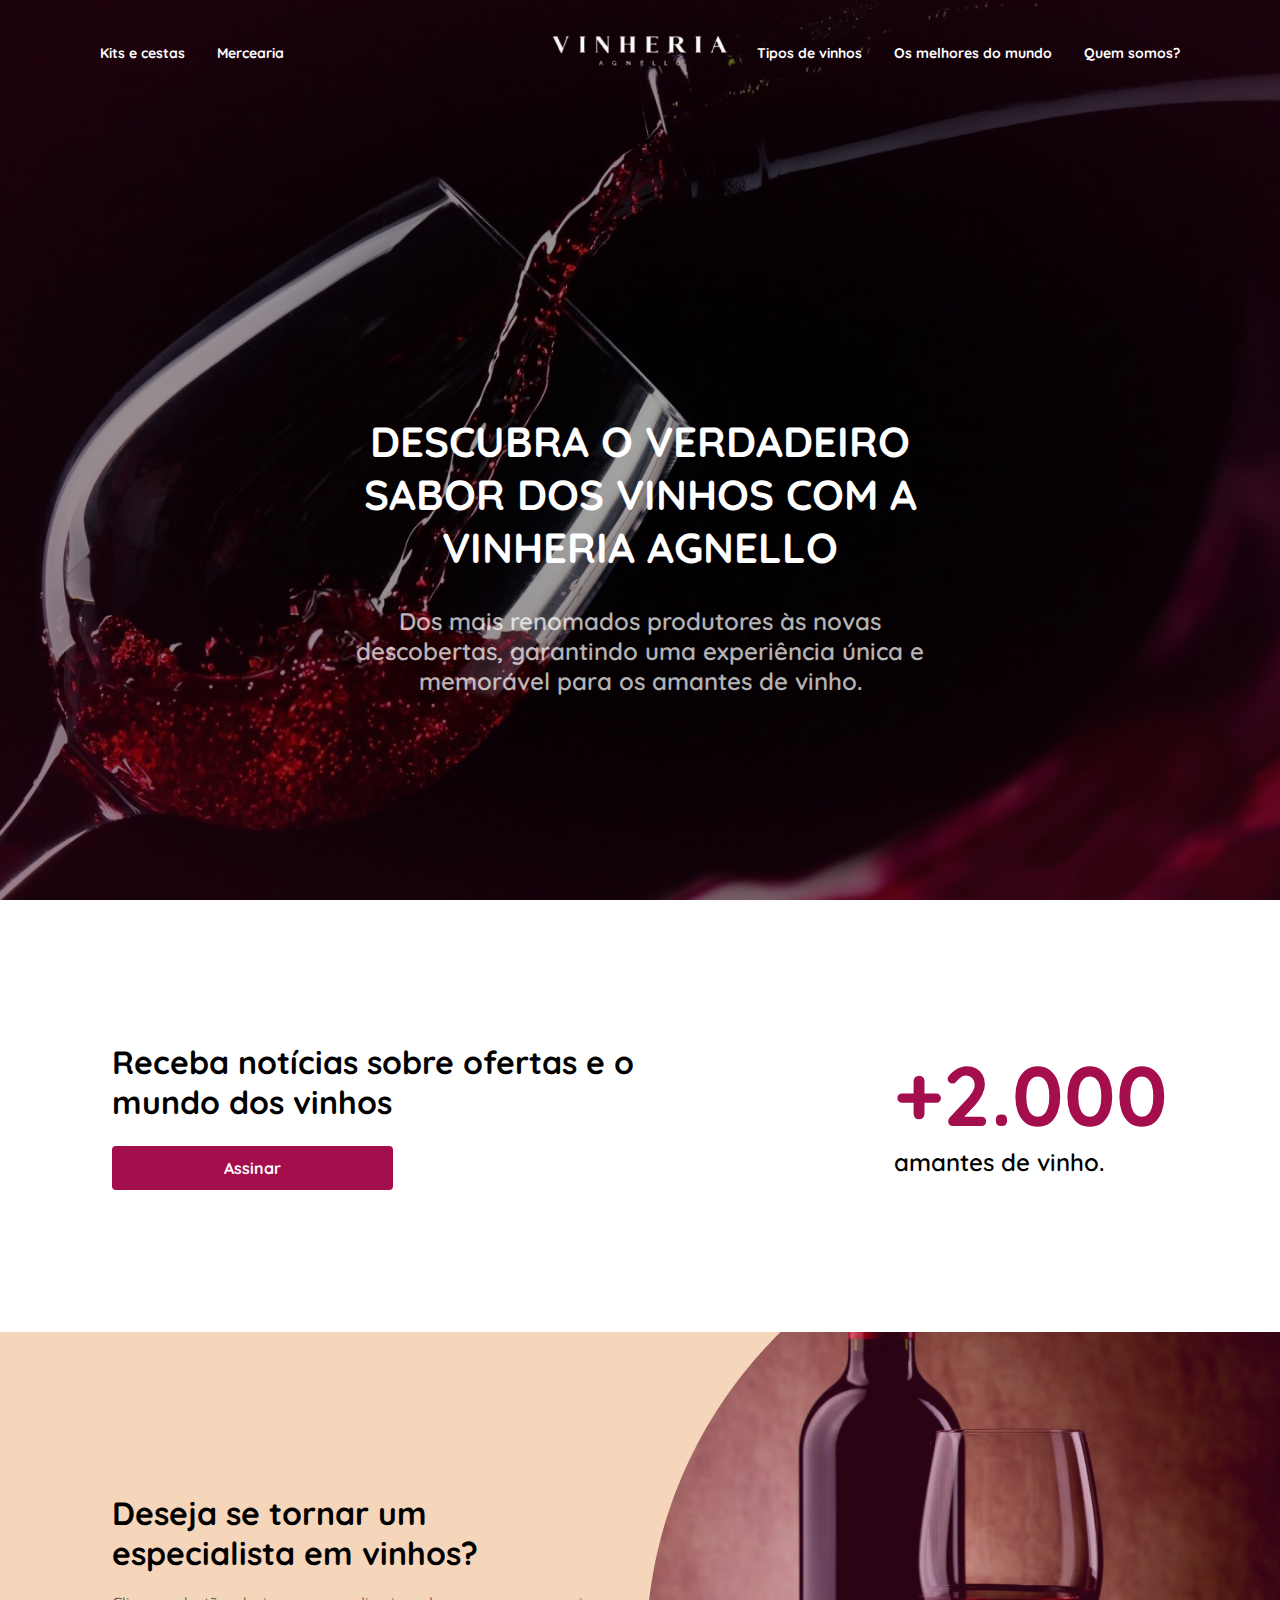
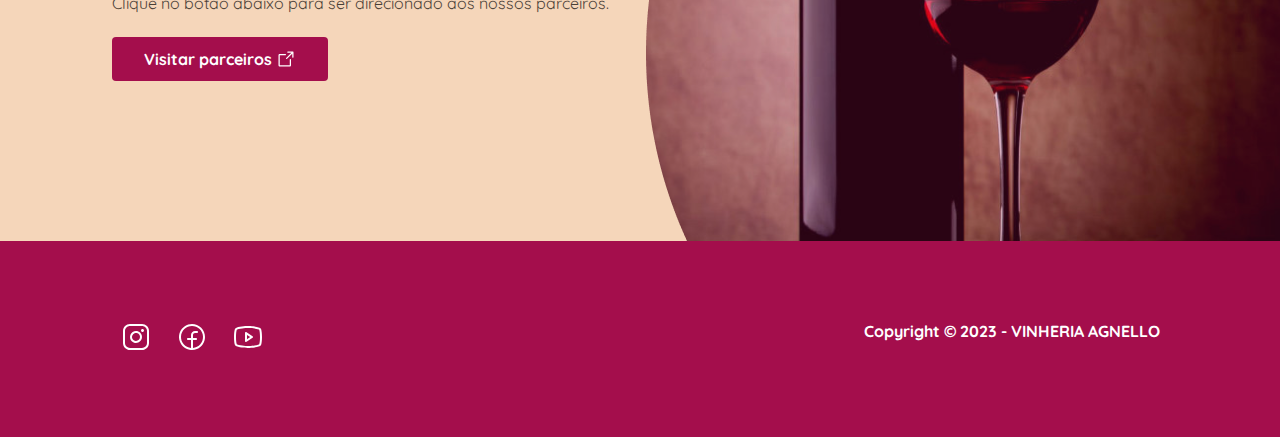
<file: index.html>
<!DOCTYPE html>
<html lang="pt-br">
  <head>
    <meta charset="UTF-8" />
    <meta http-equiv="X-UA-Compatible" content="IE=edge" />
    <meta name="viewport" content="width=device-width, initial-scale=1.0" />
    <link rel="preconnect" href="https://fonts.googleapis.com" />
    <link rel="preconnect" href="https://fonts.gstatic.com" crossorigin />
    <link
      href="https://fonts.googleapis.com/css2?family=Quicksand:wght@300;400;500;600;700&display=swap"
      rel="stylesheet"
    />
    <link rel="shortcut icon" href="./assets/favicon.ico" type="image/x-icon" />
    <link rel="stylesheet" href="./styles/global.css" />
    <link rel="stylesheet" href="./styles/index.css" />
    <link rel="stylesheet" href="./styles/sections/header.css" />
    <link rel="stylesheet" href="./styles/sections/footer.css" />
    <title>Vinheria Agnello</title>
  </head>
  <body>
    <main>
      <section class="hero-container">
        <header>
          <div class="header-group left">
            <a href="./pages/kits-e-cestas.html">Kits e cestas</a>
            <a href="./pages/mercearia.html">Mercearia</a>
          </div>

          <div class="logo-container">
            <a href="./index.html">
              <img src="./assets/logo.png" alt="Logo" title="Logo" />
            </a>
          </div>

          <div class="header-group right">
            <a href="./pages/tipos-de-vinhos.html">Tipos de vinhos</a>
            <a href="./pages/vinhos-do-mundo.html">Os melhores do mundo</a>
            <a href="./pages/quem-somos.html">Quem somos?</a>
          </div>
        </header>

        <div class="hero-description">
          <h1>Descubra o verdadeiro sabor dos vinhos com a Vinheria Agnello</h1>

          <span>
            Dos mais renomados produtores às novas descobertas, garantindo uma
            experiência única e memorável para os amantes de vinho.
          </span>
        </div>
      </section>

      <section class="newsletter-container">
        <div class="subscribe">
          <span>Receba notícias sobre ofertas e o mundo dos vinhos</span>

          <a
            href="mailto:comercial@vinheriaagnello.com.br?subject=Assinatura Newsletter&body=Gostaria de me inscrever na assinatura da newsletter"
          >
            <button type="button">Assinar</button>
          </a>
        </div>

        <div class="results">
          <span class="number">+2.000</span>
          <span class="description">amantes de vinho.</span>
        </div>
      </section>

      <section class="partners-container">
        <div class="partners-content">
          <h1>Deseja se tornar um especialista em vinhos?</h1>
          <span
            >Clique no botão abaixo para ser direcionado aos nossos
            parceiros.</span
          >
          <a href="#">
            <button>
              <span>Visitar parceiros</span>
              <img
                src="./assets/icons/arrow-square-out.svg"
                alt="Arrow Square Out"
              />
            </button>
          </a>
        </div>

        <img src="./assets/wine.png" alt="Wine" />
      </section>

      <footer>
        <div class="social-media">
          <a href="https://instagram.com/vinheria-agnello">
            <img src="./assets/icons/instagram.svg" alt="Instagram" />
          </a>

          <a href="https://facebook.com/vinheria-agnello">
            <img src="./assets/icons/facebook.svg" alt="Facebook" />
          </a>

          <a href="https://youtube.com/vinheria-agnello">
            <img src="./assets/icons/youtube.svg" alt="youtube" />
          </a>
        </div>

        <span>Copyright © 2023 - VINHERIA AGNELLO</span>
      </footer>
    </main>
  </body>
</html>
</file>
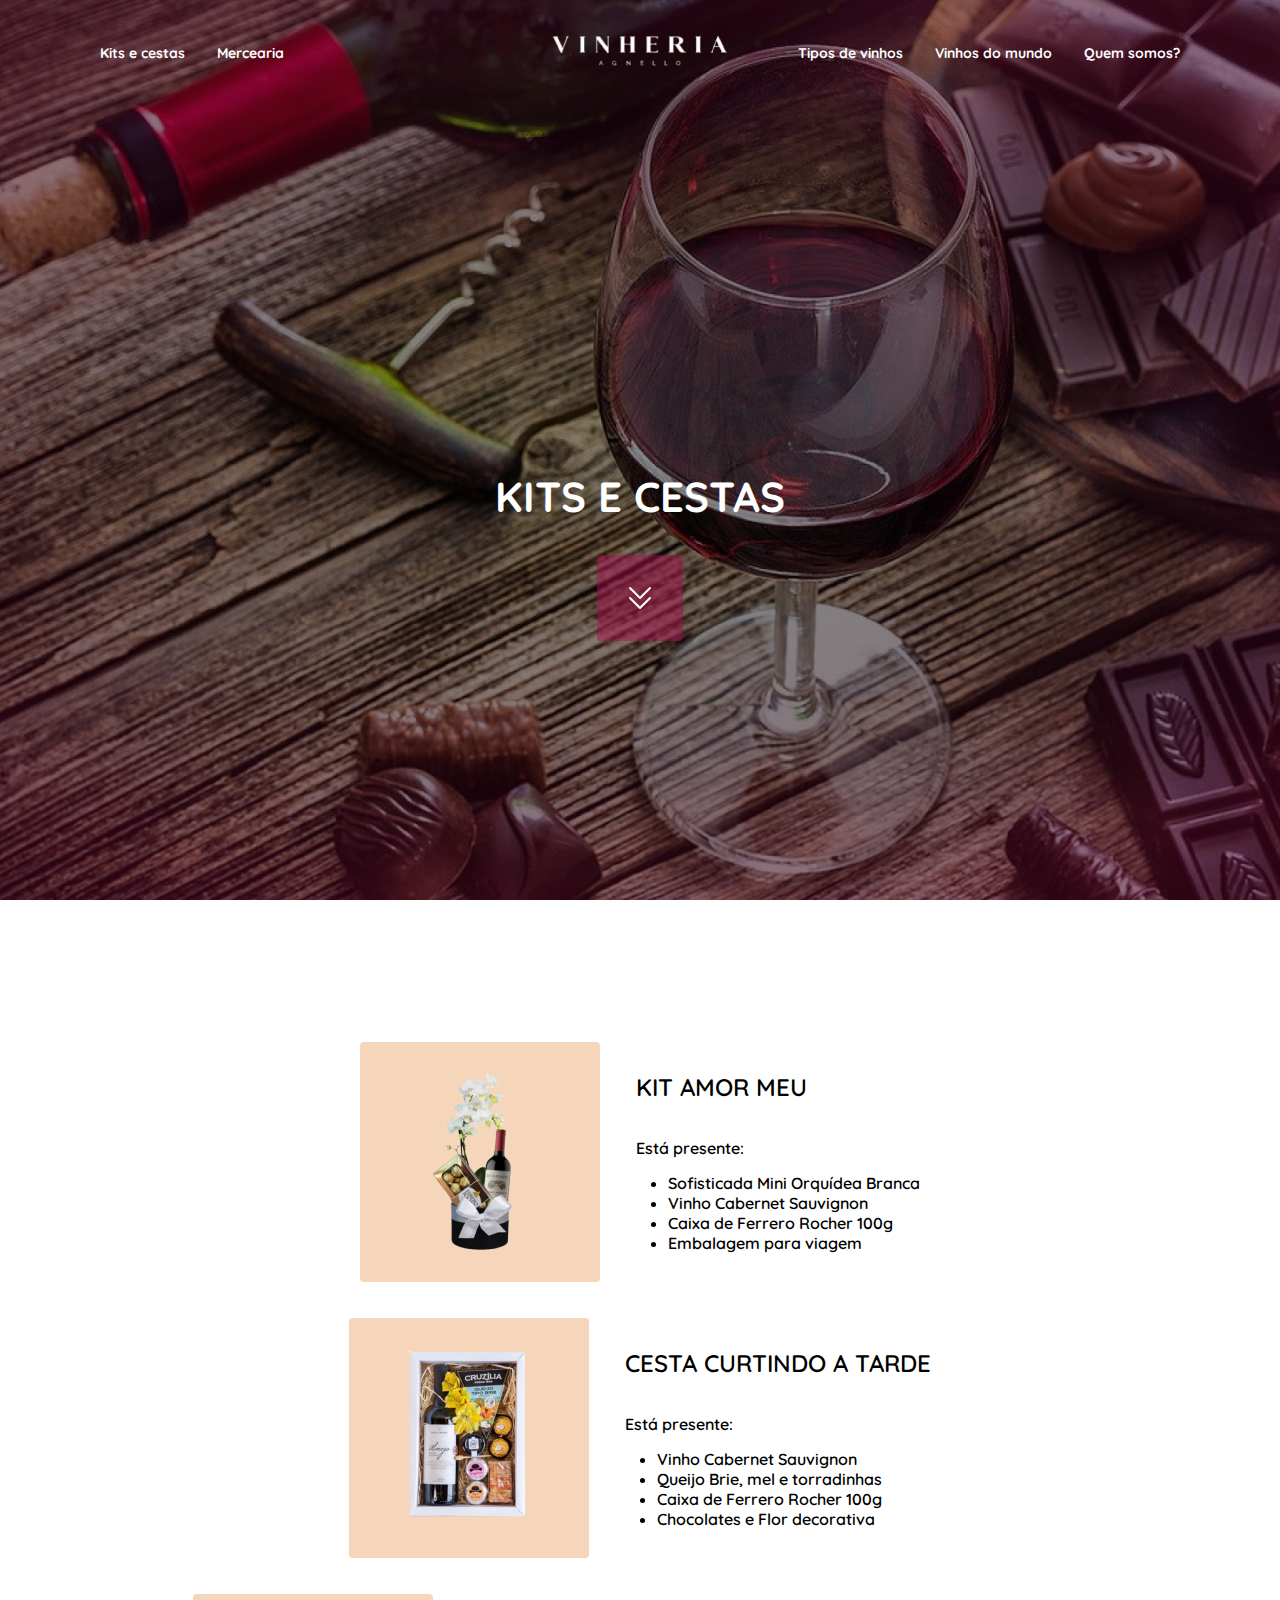
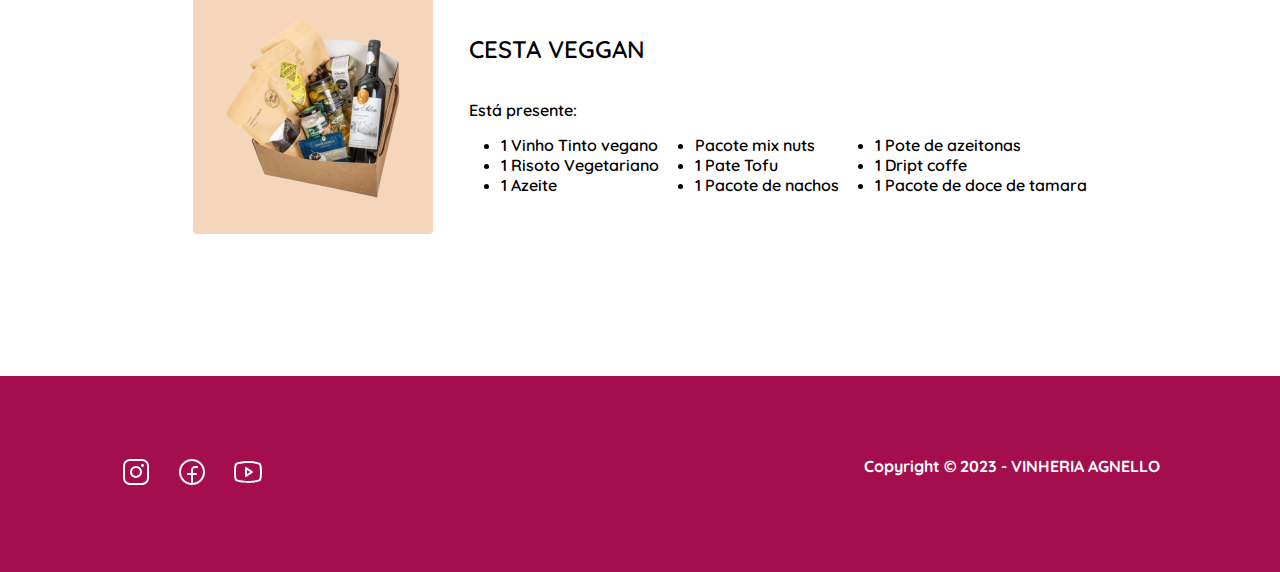
<file: pages/kits-e-cestas.html>
<!DOCTYPE html>
<html lang="en">
  <head>
    <meta charset="UTF-8" />
    <meta http-equiv="X-UA-Compatible" content="IE=edge" />
    <meta name="viewport" content="width=device-width, initial-scale=1.0" />
    <link rel="preconnect" href="https://fonts.googleapis.com" />
    <link rel="preconnect" href="https://fonts.gstatic.com" crossorigin />
    <link
      href="https://fonts.googleapis.com/css2?family=Quicksand:wght@300;400;500;600;700&display=swap"
      rel="stylesheet"
    />
    <link
      rel="shortcut icon"
      href="../assets/favicon.ico"
      type="image/x-icon"
    />
    <link rel="stylesheet" href="../styles/global.css" />
    <link rel="stylesheet" href="../styles/kits-e-cestas.css" />
    <link rel="stylesheet" href="../styles/sections/header.css" />
    <link rel="stylesheet" href="../styles/sections/footer.css" />
    <title>Vinheria Agnello | Kits e Cestas</title>
  </head>
  <body>
    <section class="hero-container">
      <header>
        <div class="header-group left">
          <a href="../pages/kits-e-cestas.html">Kits e cestas</a>
          <a href="../pages/mercearia.html">Mercearia</a>
        </div>

        <div class="logo-container">
          <a href="../index.html">
            <img src="../assets/logo.png" alt="Logo" title="Logo" />
          </a>
        </div>

        <div class="header-group right">
          <a href="../pages/tipos-de-vinhos.html">Tipos de vinhos</a>
          <a href="../pages/vinhos-do-mundo.html">Vinhos do mundo</a>
          <a href="../pages/quem-somos.html">Quem somos?</a>
        </div>
      </header>

      <div class="hero-description">
        <h1>Kits e cestas</h1>

        <a href="#basket" class="push-button">
          <img src="../assets/icons/caret-double-down.svg" alt="Click" />
        </a>
      </div>
    </section>

    <section class="baskets-container" id="basket">
      <div class="basket-item">
        <div class="basket-item-image-bg">
          <img src="../assets/kit1.png" alt="Kit 1" />
        </div>

        <div class="basket-item-info">
          <h2>KIT AMOR MEU</h2>

          <div class="basket-item-description">
            <span>Está presente:</span>
            <div class="basket-item-description-list">
              <ul>
                <li>Sofisticada Mini Orquídea Branca</li>
                <li>Vinho Cabernet Sauvignon</li>
                <li>Caixa de Ferrero Rocher 100g</li>
                <li>Embalagem para viagem</li>
              </ul>
            </div>
          </div>
        </div>
      </div>
      <div class="basket-item">
        <div class="basket-item-image-bg">
          <img src="../assets/kit2.png" alt="Kit 1" />
        </div>

        <div class="basket-item-info">
          <h2>CESTA CURTINDO A TARDE</h2>

          <div class="basket-item-description">
            <span>Está presente:</span>
            <div class="basket-item-description-list">
              <ul>
                <li>Vinho Cabernet Sauvignon</li>
                <li>Queijo Brie, mel e torradinhas</li>
                <li>Caixa de Ferrero Rocher 100g</li>
                <li>Chocolates e Flor decorativa</li>
              </ul>
            </div>
          </div>
        </div>
      </div>
      <div class="basket-item">
        <div class="basket-item-image-bg">
          <img src="../assets/kit3.png" alt="Kit 1" />
        </div>

        <div class="basket-item-info">
          <h2>CESTA VEGGAN</h2>

          <div class="basket-item-description">
            <span>Está presente:</span>
            <div class="basket-item-description-list">
              <ul>
                <li>1 Vinho Tinto vegano</li>
                <li>1 Risoto Vegetariano</li>
                <li>1 Azeite</li>
              </ul>
              <ul>
                <li>Pacote mix nuts</li>
                <li>1 Pate Tofu</li>
                <li>1 Pacote de nachos</li>
              </ul>
              <ul>
                <li>1 Pote de azeitonas</li>
                <li>1 Dript coffe</li>
                <li>1 Pacote de doce de tamara</li>
              </ul>
            </div>
          </div>
        </div>
      </div>
    </section>

    <footer>
      <div class="social-media">
        <a href="https://instagram.com/vinheria-agnello">
          <img src="../assets/icons/instagram.svg" alt="Instagram" />
        </a>

        <a href="https://facebook.com/vinheria-agnello">
          <img src="../assets/icons/facebook.svg" alt="Facebook" />
        </a>

        <a href="https://youtube.com/vinheria-agnello">
          <img src="../assets/icons/youtube.svg" alt="youtube" />
        </a>
      </div>

      <span>Copyright © 2023 - VINHERIA AGNELLO</span>
    </footer>
  </body>
</html>
</file>
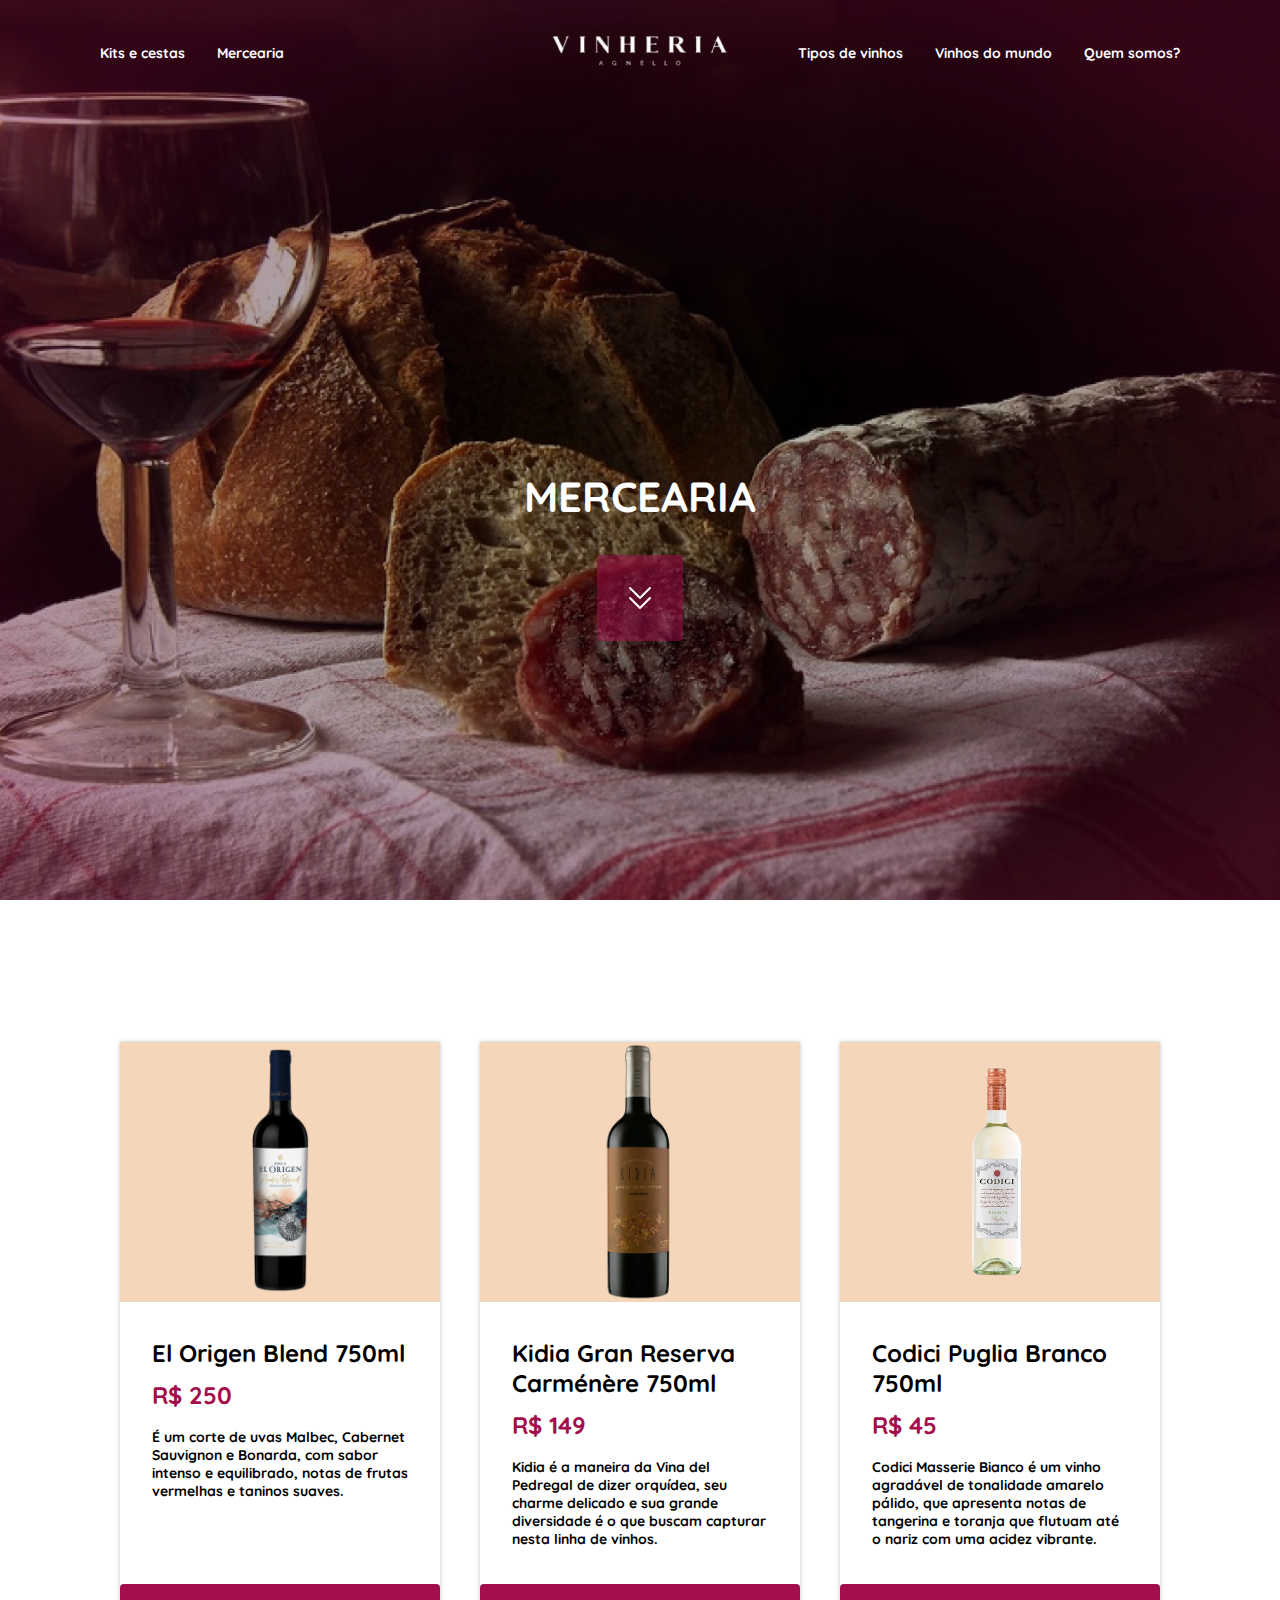
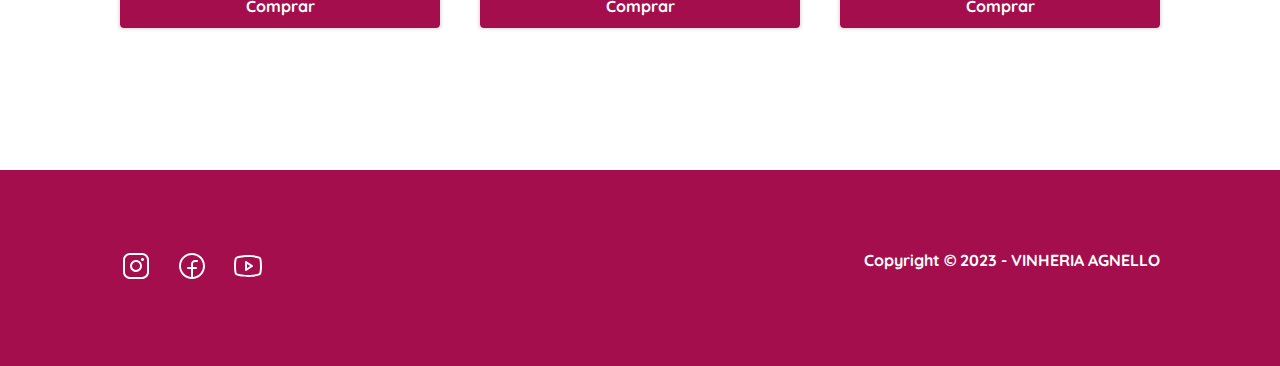
<file: pages/mercearia.html>
<!DOCTYPE html>
<html lang="en">
  <head>
    <meta charset="UTF-8" />
    <meta http-equiv="X-UA-Compatible" content="IE=edge" />
    <meta name="viewport" content="width=device-width, initial-scale=1.0" />
    <link rel="preconnect" href="https://fonts.googleapis.com" />
    <link rel="preconnect" href="https://fonts.gstatic.com" crossorigin />
    <link
      href="https://fonts.googleapis.com/css2?family=Quicksand:wght@300;400;500;600;700&display=swap"
      rel="stylesheet"
    />
    <link
      rel="shortcut icon"
      href="../assets/favicon.ico"
      type="image/x-icon"
    />
    <link rel="stylesheet" href="../styles/global.css" />
    <link rel="stylesheet" href="../styles/mercearia.css" />
    <link rel="stylesheet" href="../styles/sections/header.css" />
    <link rel="stylesheet" href="../styles/sections/footer.css" />
    <title>Vinheria Agnello | Mercearia</title>
  </head>
  <body>
    <section class="hero-container">
      <header>
        <div class="header-group left">
          <a href="../pages/kits-e-cestas.html">Kits e cestas</a>
          <a href="../pages/mercearia.html">Mercearia</a>
        </div>

        <div class="logo-container">
          <a href="../index.html">
            <img src="../assets/logo.png" alt="Logo" title="Logo" />
          </a>
        </div>

        <div class="header-group right">
          <a href="../pages/tipos-de-vinhos.html">Tipos de vinhos</a>
          <a href="../pages/vinhos-do-mundo.html">Vinhos do mundo</a>
          <a href="../pages/quem-somos.html">Quem somos?</a>
        </div>
      </header>

      <div class="hero-description">
        <h1>Mercearia</h1>

        <a href="#wines" class="push-button">
          <img src="../assets/icons/caret-double-down.svg" alt="Click" />
        </a>
      </div>
    </section>

    <section class="wines-container" id="wines">
      <div class="card">
        <div>
          <div class="wine-container">
            <img src="../assets/el-origen-blend.png" alt="El Origen Blend" />
          </div>

          <div class="card-content">
            <span class="card-title">El Origen Blend 750ml</span>
            <span class="card-price">R$ 250</span>
            <span class="card-description">
              É um corte de uvas Malbec, Cabernet Sauvignon e Bonarda, com sabor
              intenso e equilibrado, notas de frutas vermelhas e taninos suaves.
            </span>
          </div>
        </div>

        <button type="button">
          <span>Comprar</span>
        </button>
      </div>

      <div class="card">
        <div>
          <div class="wine-container">
            <img src="../assets/kidia.png" alt="Kidia" />
          </div>

          <div class="card-content">
            <span class="card-title">Kidia Gran Reserva Carménère 750ml</span>
            <span class="card-price">R$ 149</span>
            <span class="card-description">
              Kidia é a maneira da Vina del Pedregal de dizer orquídea, seu
              charme delicado e sua grande diversidade é o que buscam capturar
              nesta linha de vinhos.
            </span>
          </div>
        </div>

        <button type="button">
          <span>Comprar</span>
        </button>
      </div>

      <div class="card">
        <div class="wine-container">
          <img src="../assets/codici.png" alt="Codici" />
        </div>

        <div class="card-content">
          <span class="card-title">Codici Puglia Branco 750ml</span>
          <span class="card-price">R$ 45</span>
          <span class="card-description">
            Codici Masserie Bianco é um vinho agradável de tonalidade amarelo
            pálido, que apresenta notas de tangerina e toranja que flutuam até o
            nariz com uma acidez vibrante.
          </span>
        </div>

        <button type="button">
          <span>Comprar</span>
        </button>
      </div>
    </section>

    <footer>
      <div class="social-media">
        <a href="https://instagram.com/vinheria-agnello">
          <img src="../assets/icons/instagram.svg" alt="Instagram" />
        </a>

        <a href="https://facebook.com/vinheria-agnello">
          <img src="../assets/icons/facebook.svg" alt="Facebook" />
        </a>

        <a href="https://youtube.com/vinheria-agnello">
          <img src="../assets/icons/youtube.svg" alt="youtube" />
        </a>
      </div>

      <span>Copyright © 2023 - VINHERIA AGNELLO</span>
    </footer>
  </body>
</html>
</file>
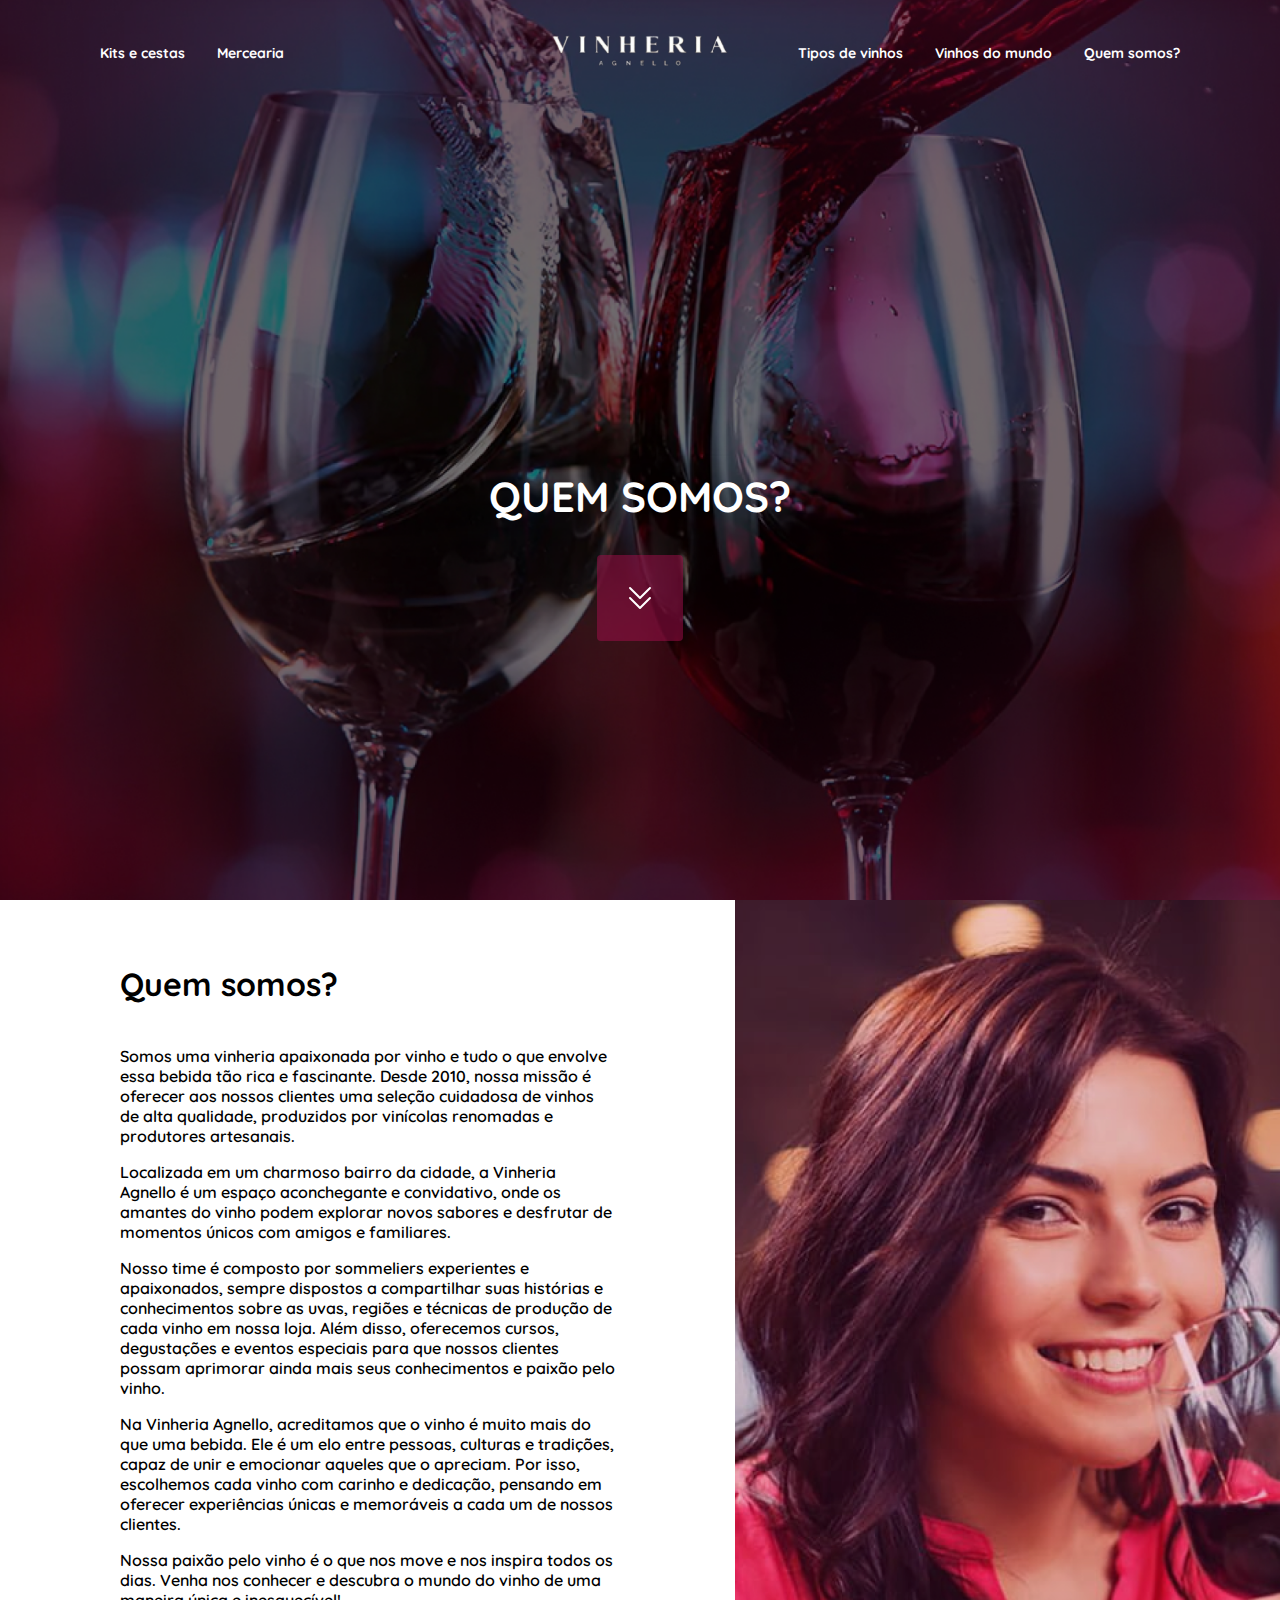
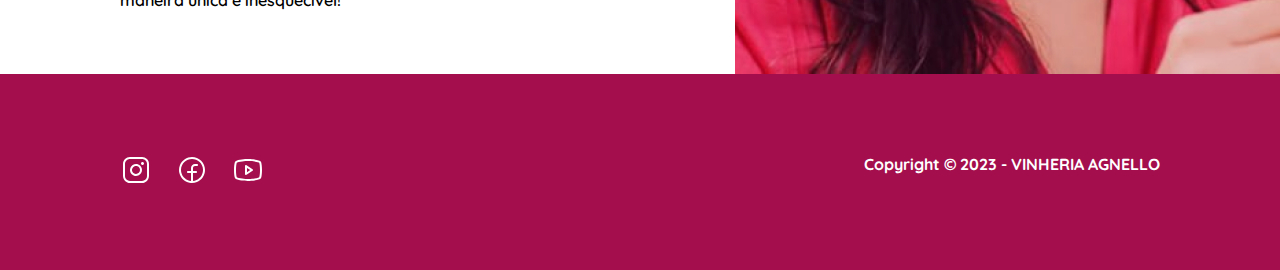
<file: pages/quem-somos.html>
<!DOCTYPE html>
<html lang="en">
  <head>
    <meta charset="UTF-8" />
    <meta http-equiv="X-UA-Compatible" content="IE=edge" />
    <meta name="viewport" content="width=device-width, initial-scale=1.0" />
    <link rel="preconnect" href="https://fonts.googleapis.com" />
    <link rel="preconnect" href="https://fonts.gstatic.com" crossorigin />
    <link
      href="https://fonts.googleapis.com/css2?family=Quicksand:wght@300;400;500;600;700&display=swap"
      rel="stylesheet"
    />
    <link
      rel="shortcut icon"
      href="../assets/favicon.ico"
      type="image/x-icon"
    />
    <link rel="stylesheet" href="../styles/global.css" />
    <link rel="stylesheet" href="../styles/quem-somos.css" />
    <link rel="stylesheet" href="../styles/sections/header.css" />
    <link rel="stylesheet" href="../styles/sections/footer.css" />
    <title>Vinheria Agnello | Quem somos</title>
  </head>
  <body>
    <section class="hero-container">
      <header>
        <div class="header-group left">
          <a href="../pages/kits-e-cestas.html">Kits e cestas</a>
          <a href="../pages/mercearia.html">Mercearia</a>
        </div>

        <div class="logo-container">
          <a href="../index.html">
            <img src="../assets/logo.png" alt="Logo" title="Logo" />
          </a>
        </div>

        <div class="header-group right">
          <a href="../pages/tipos-de-vinhos.html">Tipos de vinhos</a>
          <a href="../pages/vinhos-do-mundo.html">Vinhos do mundo</a>
          <a href="../pages/quem-somos.html">Quem somos?</a>
        </div>
      </header>

      <div class="hero-description">
        <h1>Quem somos?</h1>

        <a href="#whoweare" class="push-button">
          <img src="../assets/icons/caret-double-down.svg" alt="Click" />
        </a>
      </div>
    </section>

    <section class="whoweare-container" id="whoweare">
      <div class="whoweare-content">
        <h1 class="whoweare-title">Quem somos?</h1>

        <span>
          Somos uma vinheria apaixonada por vinho e tudo o que envolve essa
          bebida tão rica e fascinante. Desde 2010, nossa missão é oferecer aos
          nossos clientes uma seleção cuidadosa de vinhos de alta qualidade,
          produzidos por vinícolas renomadas e produtores artesanais.
        </span>

        <span>
          Localizada em um charmoso bairro da cidade, a Vinheria Agnello é um
          espaço aconchegante e convidativo, onde os amantes do vinho podem
          explorar novos sabores e desfrutar de momentos únicos com amigos e
          familiares.
        </span>

        <span>
          Nosso time é composto por sommeliers experientes e apaixonados, sempre
          dispostos a compartilhar suas histórias e conhecimentos sobre as uvas,
          regiões e técnicas de produção de cada vinho em nossa loja. Além
          disso, oferecemos cursos, degustações e eventos especiais para que
          nossos clientes possam aprimorar ainda mais seus conhecimentos e
          paixão pelo vinho.
        </span>

        <span>
          Na Vinheria Agnello, acreditamos que o vinho é muito mais do que uma
          bebida. Ele é um elo entre pessoas, culturas e tradições, capaz de
          unir e emocionar aqueles que o apreciam. Por isso, escolhemos cada
          vinho com carinho e dedicação, pensando em oferecer experiências
          únicas e memoráveis a cada um de nossos clientes.
        </span>

        <span>
          Nossa paixão pelo vinho é o que nos move e nos inspira todos os dias.
          Venha nos conhecer e descubra o mundo do vinho de uma maneira única e
          inesquecível!
        </span>
      </div>

      <img
        class="whoweare-image"
        src="../assets/whoweare-image.png"
        alt="Pessoa com vinho"
      />
    </section>

    <footer>
      <div class="social-media">
        <a href="https://instagram.com/vinheria-agnello">
          <img src="../assets/icons/instagram.svg" alt="Instagram" />
        </a>

        <a href="https://facebook.com/vinheria-agnello">
          <img src="../assets/icons/facebook.svg" alt="Facebook" />
        </a>

        <a href="https://youtube.com/vinheria-agnello">
          <img src="../assets/icons/youtube.svg" alt="youtube" />
        </a>
      </div>

      <span>Copyright © 2023 - VINHERIA AGNELLO</span>
    </footer>
  </body>
</html>
</file>
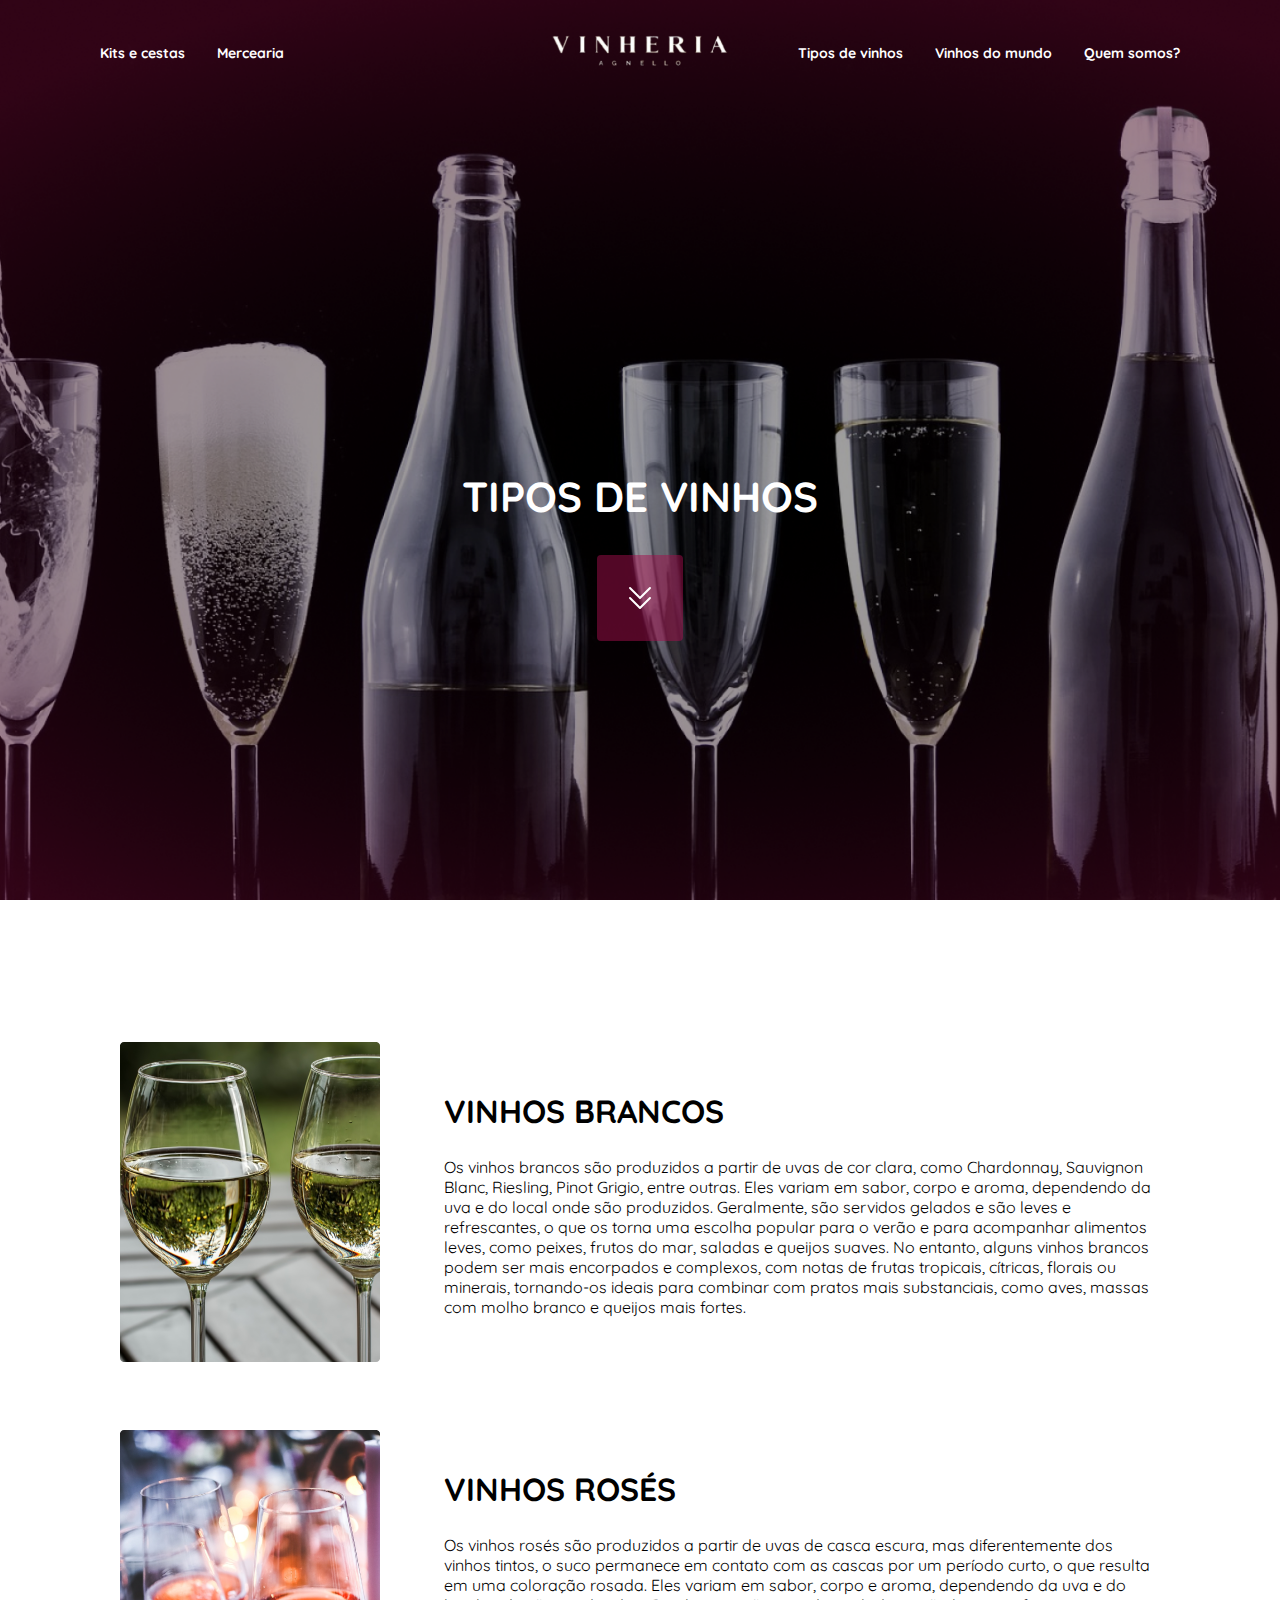
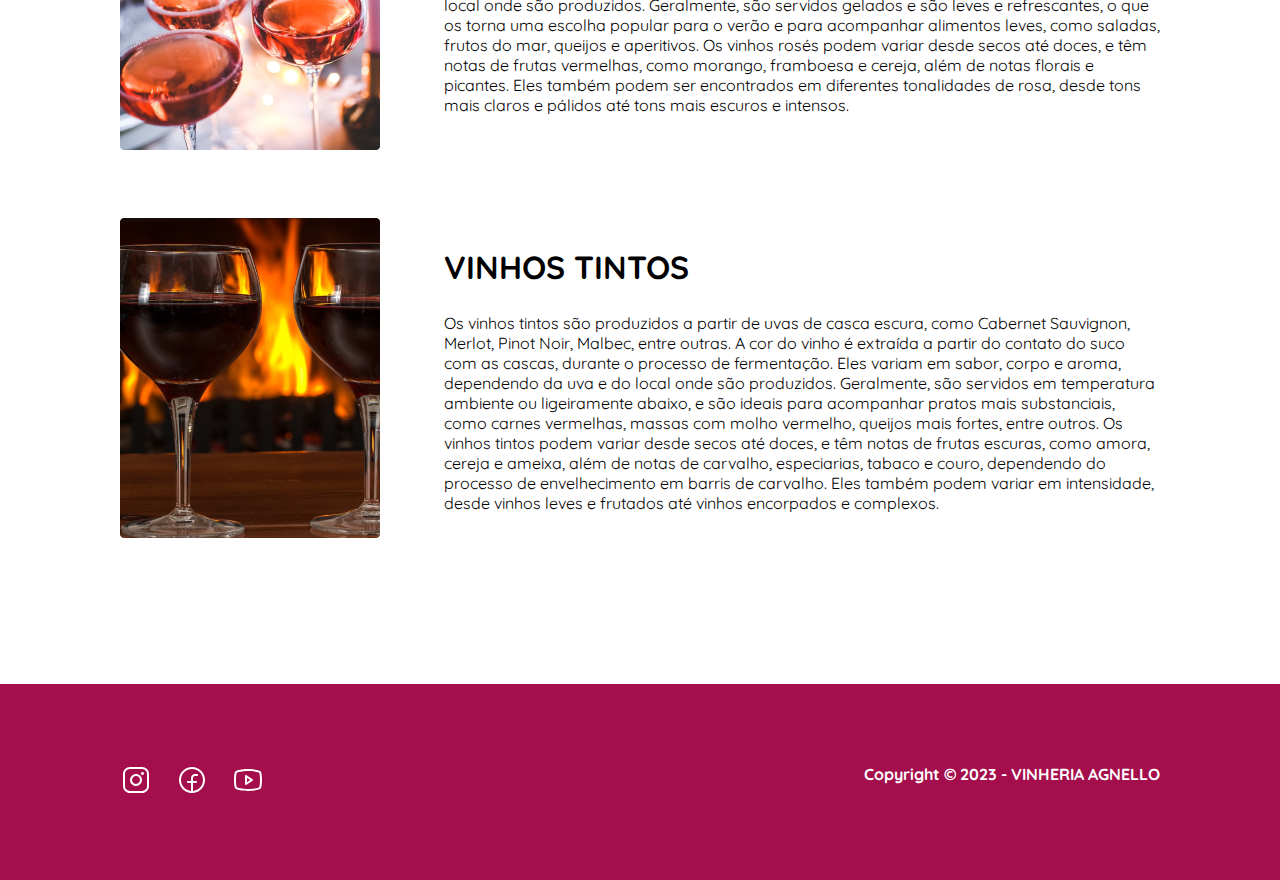
<file: pages/tipos-de-vinhos.html>
<!DOCTYPE html>
<html lang="en">
  <head>
    <meta charset="UTF-8" />
    <meta http-equiv="X-UA-Compatible" content="IE=edge" />
    <meta name="viewport" content="width=device-width, initial-scale=1.0" />
    <link rel="preconnect" href="https://fonts.googleapis.com" />
    <link rel="preconnect" href="https://fonts.gstatic.com" crossorigin />
    <link
      href="https://fonts.googleapis.com/css2?family=Quicksand:wght@300;400;500;600;700&display=swap"
      rel="stylesheet"
    />
    <link
      rel="shortcut icon"
      href="../assets/favicon.ico"
      type="image/x-icon"
    />
    <link rel="stylesheet" href="../styles/global.css" />
    <link rel="stylesheet" href="../styles/tipos-de-vinhos.css" />
    <link rel="stylesheet" href="../styles/sections/header.css" />
    <link rel="stylesheet" href="../styles/sections/footer.css" />
    <title>Vinheria Agnello | Tipos de Vinhos</title>
  </head>
  <body>
    <section class="hero-container">
      <header>
        <div class="header-group left">
          <a href="../pages/kits-e-cestas.html">Kits e cestas</a>
          <a href="../pages/mercearia.html">Mercearia</a>
        </div>

        <div class="logo-container">
          <a href="../index.html">
            <img src="../assets/logo.png" alt="Logo" title="Logo" />
          </a>
        </div>

        <div class="header-group right">
          <a href="../pages/tipos-de-vinhos.html">Tipos de vinhos</a>
          <a href="../pages/vinhos-do-mundo.html">Vinhos do mundo</a>
          <a href="../pages/quem-somos.html">Quem somos?</a>
        </div>
      </header>

      <div class="hero-description">
        <h1>Tipos de vinhos</h1>

        <a href="#wine-types" class="push-button">
          <img src="../assets/icons/caret-double-down.svg" alt="Click" />
        </a>
      </div>
    </section>

    <section class="wine-types-container" id="wine-types">
      <div class="wine-type-item">
        <div class="wine-type-item-image">
          <img src="../assets/white-wine.png" alt="Vinhos brancos" />
        </div>

        <div class="wine-type-item-content">
          <h1>VINHOS BRANCOS</h1>
          <span>
            Os vinhos brancos são produzidos a partir de uvas de cor clara, como
            Chardonnay, Sauvignon Blanc, Riesling, Pinot Grigio, entre outras.
            Eles variam em sabor, corpo e aroma, dependendo da uva e do local
            onde são produzidos. Geralmente, são servidos gelados e são leves e
            refrescantes, o que os torna uma escolha popular para o verão e para
            acompanhar alimentos leves, como peixes, frutos do mar, saladas e
            queijos suaves. No entanto, alguns vinhos brancos podem ser mais
            encorpados e complexos, com notas de frutas tropicais, cítricas,
            florais ou minerais, tornando-os ideais para combinar com pratos
            mais substanciais, como aves, massas com molho branco e queijos mais
            fortes.
          </span>
        </div>
      </div>

      <div class="wine-type-item">
        <div class="wine-type-item-image">
          <img src="../assets/roses-wine.png" alt="Vinhos rosés" />
        </div>

        <div class="wine-type-item-content">
          <h1>VINHOS ROSÉS</h1>
          <span>
            Os vinhos rosés são produzidos a partir de uvas de casca escura, mas
            diferentemente dos vinhos tintos, o suco permanece em contato com as
            cascas por um período curto, o que resulta em uma coloração rosada.
            Eles variam em sabor, corpo e aroma, dependendo da uva e do local
            onde são produzidos. Geralmente, são servidos gelados e são leves e
            refrescantes, o que os torna uma escolha popular para o verão e para
            acompanhar alimentos leves, como saladas, frutos do mar, queijos e
            aperitivos. Os vinhos rosés podem variar desde secos até doces, e
            têm notas de frutas vermelhas, como morango, framboesa e cereja,
            além de notas florais e picantes. Eles também podem ser encontrados
            em diferentes tonalidades de rosa, desde tons mais claros e pálidos
            até tons mais escuros e intensos.
          </span>
        </div>
      </div>

      <div class="wine-type-item">
        <div class="wine-type-item-image">
          <img src="../assets/tintos-wine.png" alt="Vinhos tintos" />
        </div>

        <div class="wine-type-item-content">
          <h1>VINHOS TINTOS</h1>
          <span>
            Os vinhos tintos são produzidos a partir de uvas de casca escura,
            como Cabernet Sauvignon, Merlot, Pinot Noir, Malbec, entre outras. A
            cor do vinho é extraída a partir do contato do suco com as cascas,
            durante o processo de fermentação. Eles variam em sabor, corpo e
            aroma, dependendo da uva e do local onde são produzidos. Geralmente,
            são servidos em temperatura ambiente ou ligeiramente abaixo, e são
            ideais para acompanhar pratos mais substanciais, como carnes
            vermelhas, massas com molho vermelho, queijos mais fortes, entre
            outros. Os vinhos tintos podem variar desde secos até doces, e têm
            notas de frutas escuras, como amora, cereja e ameixa, além de notas
            de carvalho, especiarias, tabaco e couro, dependendo do processo de
            envelhecimento em barris de carvalho. Eles também podem variar em
            intensidade, desde vinhos leves e frutados até vinhos encorpados e
            complexos.
          </span>
        </div>
      </div>
    </section>

    <footer>
      <div class="social-media">
        <a href="https://instagram.com/vinheria-agnello">
          <img src="../assets/icons/instagram.svg" alt="Instagram" />
        </a>

        <a href="https://facebook.com/vinheria-agnello">
          <img src="../assets/icons/facebook.svg" alt="Facebook" />
        </a>

        <a href="https://youtube.com/vinheria-agnello">
          <img src="../assets/icons/youtube.svg" alt="youtube" />
        </a>
      </div>

      <span>Copyright © 2023 - VINHERIA AGNELLO</span>
    </footer>
  </body>
</html>
</file>
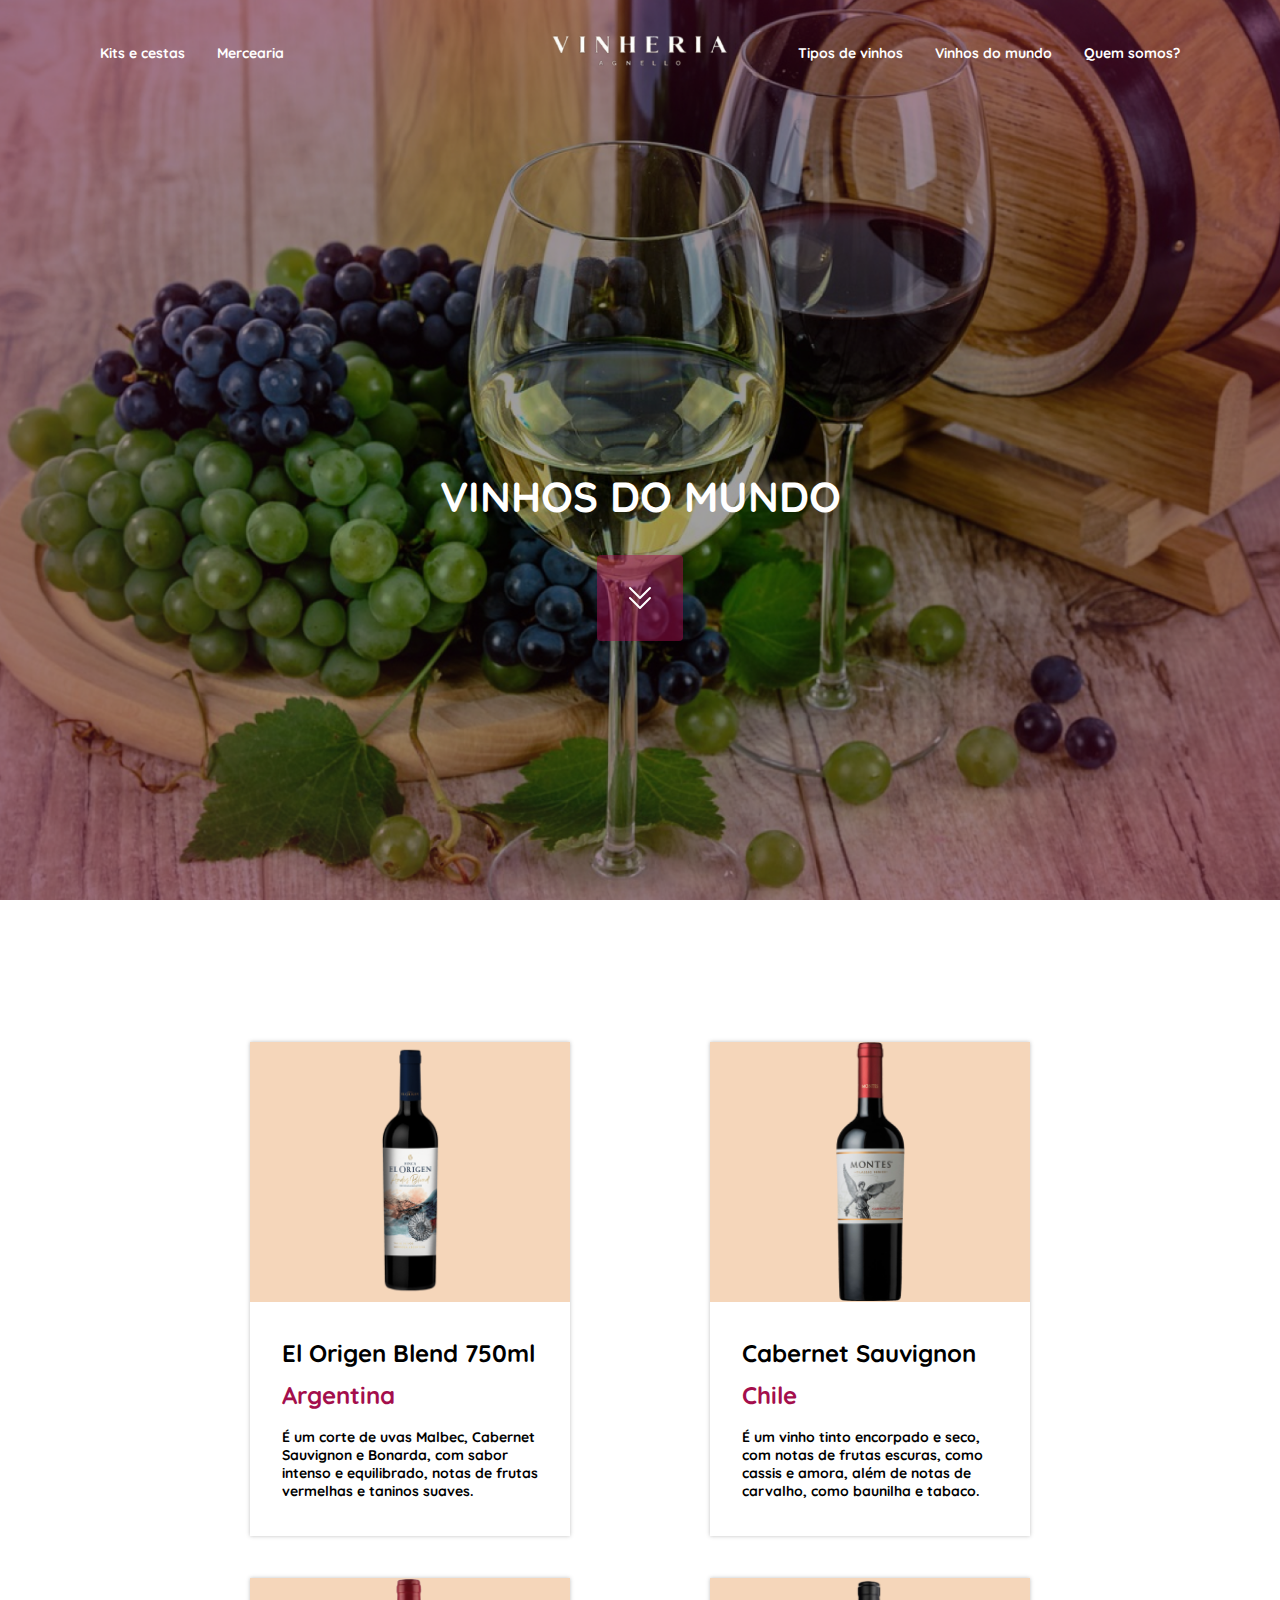
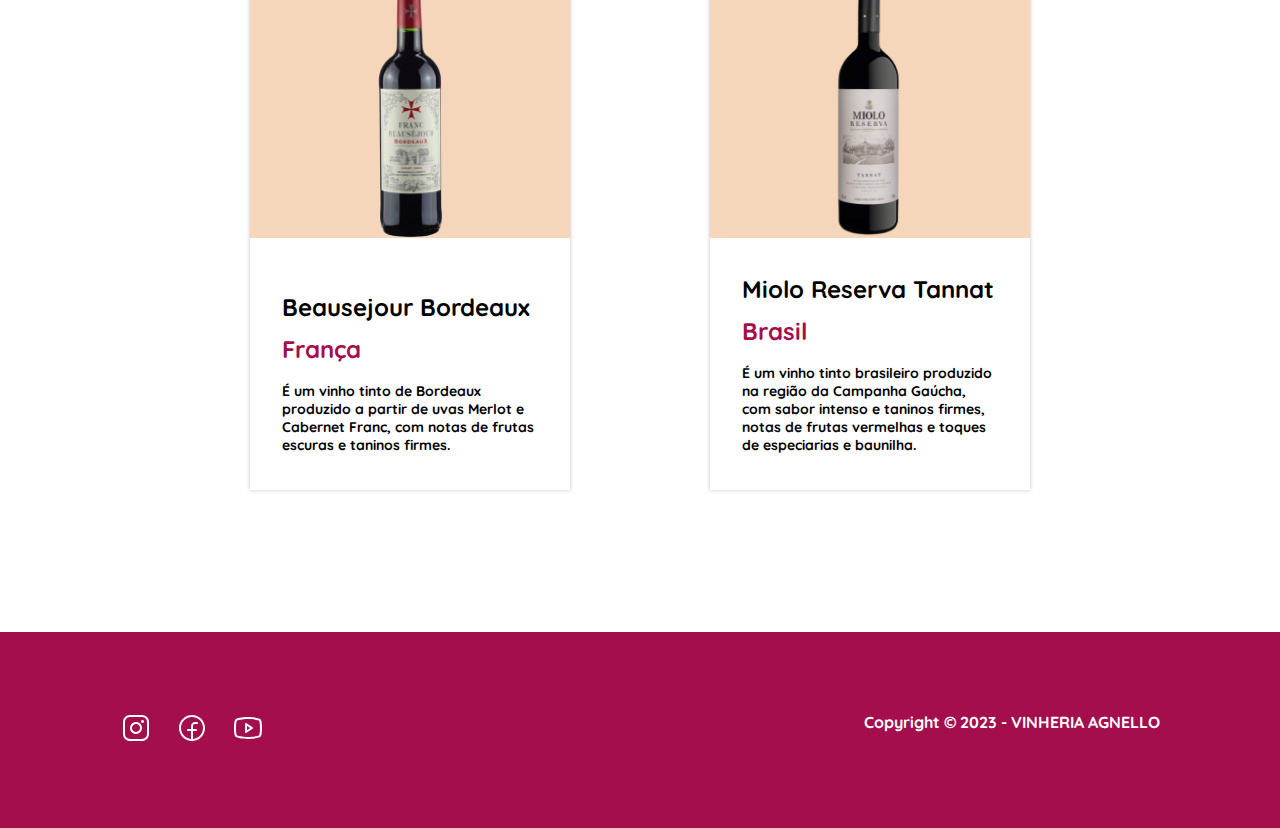
<file: pages/vinhos-do-mundo.html>
<!DOCTYPE html>
<html lang="en">
  <head>
    <meta charset="UTF-8" />
    <meta http-equiv="X-UA-Compatible" content="IE=edge" />
    <meta name="viewport" content="width=device-width, initial-scale=1.0" />
    <link rel="preconnect" href="https://fonts.googleapis.com" />
    <link rel="preconnect" href="https://fonts.gstatic.com" crossorigin />
    <link
      href="https://fonts.googleapis.com/css2?family=Quicksand:wght@300;400;500;600;700&display=swap"
      rel="stylesheet"
    />
    <link
      rel="shortcut icon"
      href="../assets/favicon.ico"
      type="image/x-icon"
    />
    <link rel="stylesheet" href="../styles/global.css" />
    <link rel="stylesheet" href="../styles/vinhos-do-mundo.css" />
    <link rel="stylesheet" href="../styles/sections/header.css" />
    <link rel="stylesheet" href="../styles/sections/footer.css" />
    <title>Vinheria Agnello | Vinhos do Mundo</title>
  </head>
  <body>
    <section class="hero-container">
      <header>
        <div class="header-group left">
          <a href="../pages/kits-e-cestas.html">Kits e cestas</a>
          <a href="../pages/mercearia.html">Mercearia</a>
        </div>

        <div class="logo-container">
          <a href="../index.html">
            <img src="../assets/logo.png" alt="Logo" title="Logo" />
          </a>
        </div>

        <div class="header-group right">
          <a href="../pages/tipos-de-vinhos.html">Tipos de vinhos</a>
          <a href="../pages/vinhos-do-mundo.html">Vinhos do mundo</a>
          <a href="../pages/quem-somos.html">Quem somos?</a>
        </div>
      </header>

      <div class="hero-description">
        <h1>Vinhos do Mundo</h1>

        <a href="#wines" class="push-button">
          <img src="../assets/icons/caret-double-down.svg" alt="Click" />
        </a>
      </div>
    </section>

    <section class="wines-container" id="wines">
      <div class="wines-content">
        <div class="card">
          <div>
            <div class="wine-container">
              <img src="../assets/el-origen-blend.png" alt="El Origen Blend" />
            </div>

            <div class="card-content">
              <span class="card-title">El Origen Blend 750ml</span>
              <span class="card-price">Argentina</span>
              <span class="card-description">
                É um corte de uvas Malbec, Cabernet Sauvignon e Bonarda, com
                sabor intenso e equilibrado, notas de frutas vermelhas e taninos
                suaves.
              </span>
            </div>
          </div>
        </div>

        <div class="card">
          <div>
            <div class="wine-container">
              <img
                src="../assets/carbet-sauvignon.png"
                alt="Cabernet Sauvignon"
              />
            </div>

            <div class="card-content">
              <span class="card-title">Cabernet Sauvignon</span>
              <span class="card-price">Chile</span>
              <span class="card-description">
                É um vinho tinto encorpado e seco, com notas de frutas escuras,
                como cassis e amora, além de notas de carvalho, como baunilha e
                tabaco.
              </span>
            </div>
          </div>
        </div>

        <div class="card">
          <div class="wine-container">
            <img
              src="../assets/beausejour-bordeaux.png"
              alt="Beausejour Bordeaux"
            />
          </div>

          <div class="card-content">
            <span class="card-title">Beausejour Bordeaux</span>
            <span class="card-price">França</span>
            <span class="card-description">
              É um vinho tinto de Bordeaux produzido a partir de uvas Merlot e
              Cabernet Franc, com notas de frutas escuras e taninos firmes.
            </span>
          </div>
        </div>

        <div class="card">
          <div class="wine-container">
            <img
              src="../assets/miolo-reserva-tannat.png"
              alt="Miolo Reserva Tannat"
            />
          </div>

          <div class="card-content">
            <span class="card-title">Miolo Reserva Tannat</span>
            <span class="card-price">Brasil</span>
            <span class="card-description">
              É um vinho tinto brasileiro produzido na região da Campanha
              Gaúcha, com sabor intenso e taninos firmes, notas de frutas
              vermelhas e toques de especiarias e baunilha.
            </span>
          </div>
        </div>
      </div>
    </section>

    <footer>
      <div class="social-media">
        <a href="https://instagram.com/vinheria-agnello">
          <img src="../assets/icons/instagram.svg" alt="Instagram" />
        </a>

        <a href="https://facebook.com/vinheria-agnello">
          <img src="../assets/icons/facebook.svg" alt="Facebook" />
        </a>

        <a href="https://youtube.com/vinheria-agnello">
          <img src="../assets/icons/youtube.svg" alt="youtube" />
        </a>
      </div>

      <span>Copyright © 2023 - VINHERIA AGNELLO</span>
    </footer>
  </body>
</html>
</file>
<file: styles/global.css>
:root {
  --brand500: #a40e4c;
  --light-orange: #f5d6ba;

  --white: #ffffff;
  --black: #000000;
}

/* Global */

* {
  margin: 0;
  padding: 0;
  box-sizing: border-box;
}

html {
  overflow-x: hidden;

  scroll-behavior: smooth;
}

body {
  background: var(--white);
  color: var(--black);
  width: 100vw;
  height: 100vh;
}

body,
input,
textarea,
select,
button {
  font: 400 1rem "Quicksand", sans-serif;
}

button {
  cursor: pointer;
  border: none;
}

a {
  color: inherit;
  text-decoration: none;
}
</file>
<file: styles/index.css>
main {
  width: 100%;
  height: 100%;
}

/* Hero */
.hero-container {
  background-image: url(../assets/hero-wine.png);
  background-size: cover;
  width: 100%;
  height: 100%;
}

/* Title */
.hero-description {
  width: 100%;
  height: 100%;
  display: flex;
  flex-direction: column;
  justify-content: center;
  align-items: center;
  color: var(--white);
}

.hero-description > h1 {
  text-transform: uppercase;
  text-align: center;
  max-width: 690px;
  font-size: 2.625rem;
}

.hero-description > span {
  max-width: 635px;
  font-size: 1.5rem;
  font-weight: 600;
  text-align: center;
  opacity: 0.7;
  margin-top: 32px;
}

/* Newsletter */
.newsletter-container {
  padding: 142px 112px;
  display: flex;
  justify-content: space-between;
}

.subscribe > span {
  display: block;
  max-width: 638px;
  font-weight: 700;
  font-size: 2rem;
}

.subscribe > a > button {
  padding: 12px 112px;
  margin-top: 24px;
  border-radius: 4px;
  background: var(--brand500);
  color: var(--white);
  font-weight: 700;
}

.results > span {
  display: block;
}

.results .number {
  font-size: 5.25rem;
  color: var(--brand500);
  font-weight: 700;
}

.results .description {
  font-size: 1.5rem;
  font-weight: 600;
}

/* Partners */
.partners-container {
  display: flex;
  justify-content: space-between;
  align-items: center;
  background: var(--light-orange);
}

.partners-content {
  padding-left: 112px;
}

.partners-content > h1 {
  display: block;
  max-width: 506px;
  font-size: 2rem;
}

.partners-content > span {
  margin-top: 20px;
  display: block;
  opacity: 0.7;
  max-width: 470;
}

.partners-content > a > button {
  padding: 12px 32px;
  margin-top: 24px;
  border-radius: 4px;
  background: var(--brand500);
  color: var(--white);
  font-weight: 700;
  display: flex;
  gap: 4px;
}
</file>
<file: styles/sections/header.css>
/* Header */
header {
  padding: 32px 100px;
  display: flex;
  justify-content: space-between;
  align-items: center;
}

.logo-container {
  display: flex;
  align-items: center;
  gap: 16px;
}

.logo-container > span {
  font-size: 1.5rem;
  font-weight: 700;
  color: var(--white);
}

.header-group {
  display: flex;
  flex: 1;
  gap: 32px;
}

.header-group.left {
  justify-content: flex-start;
}

.header-group.right {
  justify-content: flex-end;
}

.header-group > a {
  font-weight: 700;
  font-size: 0.875rem;
  color: var(--white);
}
</file>
<file: styles/sections/footer.css>
/* Footer */
footer {
  display: flex;
  justify-content: space-between;
  padding: 80px 120px;
  background: var(--brand500);
}

.social-media {
  display: flex;
  gap: 24px;
}

footer > span {
  font-weight: 700;
  color: var(--white);
}
</file>
<file: styles/kits-e-cestas.css>
.hero-container {
  background-image: url("../assets/basket-bg.png");
  background-size: cover;
  width: 100%;
  height: 100%;
}

/* Title */
.hero-description {
  width: 100%;
  height: 100%;
  display: flex;
  flex-direction: column;
  justify-content: center;
  align-items: center;
  color: var(--white);
  row-gap: 32px;
}

.hero-description > h1 {
  text-transform: uppercase;
  text-align: center;
  max-width: 690px;
  font-size: 2.625rem;
}

.hero-description > span {
  max-width: 635px;
  font-size: 1.5rem;
  font-weight: 600;
  text-align: center;
  opacity: 0.7;
  margin-top: 32px;
}

.hero-description .push-button {
  height: 86px;
  width: 86px;

  background: #a40e4c80;

  border-radius: 0.25rem;

  display: flex;
  align-items: center;
  justify-content: center;
}

.baskets-container {
  padding: 142px 120px;

  display: flex;
  align-items: center;
  justify-content: center;
  flex-wrap: wrap;

  column-gap: 240px;
  row-gap: 36px;
}

.baskets-container .basket-item {
  display: flex;
  align-items: center;

  column-gap: 36px;
}

.baskets-container .basket-item .basket-item-image-bg {
  min-height: 240px;
  min-width: 240px;

  background: var(--light-orange);

  border-radius: 0.25rem;

  display: flex;
  align-items: center;
  justify-content: center;
}

.baskets-container .basket-item .basket-item-info {
  display: flex;
  flex-direction: column;

  row-gap: 36px;
}

.baskets-container .basket-item .basket-item-info h2,
.baskets-container .basket-item .basket-item-info .basket-item-description span,
.baskets-container
  .basket-item
  .basket-item-info
  .basket-item-description
  .basket-item-description-list {
  font-weight: 600;
}

.baskets-container .basket-item .basket-item-info .basket-item-description {
  display: flex;
  flex-direction: column;

  row-gap: 15px;
}

.baskets-container
  .basket-item
  .basket-item-info
  .basket-item-description
  .basket-item-description-list {
  margin-left: 2rem;

  display: flex;
  align-items: center;

  column-gap: 36px;
}
</file>
<file: styles/mercearia.css>
.hero-container {
  background-image: url("../assets/shop-bg.png");
  background-size: cover;
  width: 100%;
  height: 100%;
}

header {
  padding: 32px 100px;
  display: flex;
  justify-content: space-between;
  align-items: center;
}

.logo-container {
  display: flex;
  align-items: center;
  gap: 16px;
}

.logo-container > span {
  font-size: 1.5rem;
  font-weight: 700;
  color: var(--white);
}

.header-group {
  display: flex;
  gap: 32px;
}

.header-group > a {
  font-weight: 700;
  font-size: 0.875rem;
  color: var(--white);
}
/* Title */
.hero-description {
  width: 100%;
  height: 100%;
  display: flex;
  flex-direction: column;
  justify-content: center;

  row-gap: 32px;
  align-items: center;
  color: var(--white);
}

.hero-description .push-button {
  height: 86px;
  width: 86px;

  background: #a40e4c80;

  border-radius: 0.25rem;

  display: flex;
  align-items: center;
  justify-content: center;
}

.hero-description > h1 {
  text-transform: uppercase;
  text-align: center;
  max-width: 690px;
  font-size: 2.625rem;
}

.hero-description > span {
  max-width: 635px;
  font-size: 1.5rem;
  font-weight: 600;
  text-align: center;
  opacity: 0.7;
  margin-top: 32px;
}

/* Wines */
.wines-container {
  display: grid;
  grid-template-columns: repeat(3, 320px);
  row-gap: 42px;
  justify-content: space-between;
  padding: 142px 120px;
}

.card {
  width: 320px;
  display: flex;
  flex-direction: column;
  justify-content: space-between;
  box-shadow: 0px 0px 4px rgba(0, 0, 0, 0.25);
}

.card .wine-container {
  display: flex;
  align-items: center;
  justify-content: center;
  background: var(--light-orange);
}

.card .wine-container > img {
  height: 260px;
  object-fit: cover;
}

.card > button {
  border-radius: 4px;
  background: var(--brand500);
  height: 44px;
  color: #fff;
  font-weight: 700;
}

.card .card-content {
  display: flex;
  flex-direction: column;
  padding: 36px 32px;
}

.card .card-content .card-title {
  font-size: 1.5rem;
  font-weight: 700;
}

.card .card-content .card-price {
  margin-top: 12px;
  font-size: 1.5rem;
  font-weight: 700;
  color: var(--brand500);
}

.card .card-content .card-description {
  margin-top: 18px;
  font-size: 0.875rem;
  font-weight: 700;
}
</file>
<file: styles/quem-somos.css>
.hero-container {
  background-image: url(../assets/we-are-bg.png);
  background-size: cover;
  width: 100%;
  height: 100%;
}

/* Title */
.hero-description {
  width: 100%;
  height: 100%;
  display: flex;
  flex-direction: column;
  justify-content: center;

  row-gap: 32px;
  align-items: center;
  color: var(--white);
}

.hero-description .push-button {
  height: 86px;
  width: 86px;

  background: #a40e4c80;

  border-radius: 0.25rem;

  display: flex;
  align-items: center;
  justify-content: center;
}

.hero-description > h1 {
  text-transform: uppercase;
  text-align: center;
  max-width: 690px;
  font-size: 2.625rem;
}

.hero-description > span {
  max-width: 635px;
  font-size: 1.5rem;
  font-weight: 600;
  text-align: center;
  opacity: 0.7;
  margin-top: 32px;
}

.whoweare-container {
  height: 774px;
  width: 100%;

  display: flex;
}

.whoweare-container .whoweare-content {
  padding: 0 120px;

  display: flex;
  justify-content: center;
  flex-direction: column;

  height: 100%;

  row-gap: 1rem;
}

.whoweare-container .whoweare-content .whoweare-title {
  font-size: 2rem;
  font-weight: 700;

  margin-bottom: 26px;
}

.whoweare-container .whoweare-content span {
  font-size: 1rem;
  font-weight: 600;
}

.whoweare-container .whoweare-image {
  object-fit: cover;
}
</file>
<file: styles/tipos-de-vinhos.css>
.hero-container {
  background-image: url("../assets/champagne.png");
  background-size: cover;
  width: 100%;
  height: 100%;
}

/* Title */
.hero-description {
  width: 100%;
  height: 100%;
  display: flex;
  flex-direction: column;
  justify-content: center;

  row-gap: 32px;
  align-items: center;
  color: var(--white);
}

.hero-description .push-button {
  height: 86px;
  width: 86px;

  background: #a40e4c80;

  border-radius: 0.25rem;

  display: flex;
  align-items: center;
  justify-content: center;
}

.hero-description > h1 {
  text-transform: uppercase;
  text-align: center;
  max-width: 690px;
  font-size: 2.625rem;
}

.hero-description > span {
  max-width: 635px;
  font-size: 1.5rem;
  font-weight: 600;
  text-align: center;
  opacity: 0.7;
  margin-top: 32px;
}

.wine-types-container {
  padding: 142px 120px;

  display: flex;
  flex-direction: column;
  align-items: center;

  row-gap: 64px;
}

.wine-types-container .wine-type-item {
  display: flex;
  align-items: center;

  column-gap: 64px;
}

.wine-types-container .wine-type-item .wine-type-item-image {
  border-radius: 0.25rem;
}

.wine-types-container .wine-type-item .wine-type-item-content {
  display: flex;
  flex-direction: column;

  row-gap: 26px;
}
</file>
<file: styles/vinhos-do-mundo.css>
.hero-container {
  background-image: url("../assets/world-bg.png");
  background-size: cover;
  width: 100%;
  height: 100%;
}

header {
  padding: 32px 100px;
  display: flex;
  justify-content: space-between;
  align-items: center;
}

.logo-container {
  display: flex;
  align-items: center;
  gap: 16px;
}

.logo-container > span {
  font-size: 1.5rem;
  font-weight: 700;
  color: var(--white);
}

.header-group {
  display: flex;
  gap: 32px;
}

.header-group > a {
  font-weight: 700;
  font-size: 0.875rem;
  color: var(--white);
}
/* Title */
.hero-description {
  width: 100%;
  height: 100%;
  display: flex;
  flex-direction: column;
  justify-content: center;

  row-gap: 32px;
  align-items: center;
  color: var(--white);
}

.hero-description .push-button {
  height: 86px;
  width: 86px;

  background: #a40e4c80;

  border-radius: 0.25rem;

  display: flex;
  align-items: center;
  justify-content: center;
}

.hero-description > h1 {
  text-transform: uppercase;
  text-align: center;
  max-width: 690px;
  font-size: 2.625rem;
}

.hero-description > span {
  max-width: 635px;
  font-size: 1.5rem;
  font-weight: 600;
  text-align: center;
  opacity: 0.7;
  margin-top: 32px;
}

/* Wines */
.wines-container {
  display: flex;
  justify-content: center;
  padding: 142px 120px;
}

.wines-content {
  display: flex;
  flex: 1;
  column-gap: 140px;
  row-gap: 42px;
  flex-wrap: wrap;
  justify-content: center;
}

.card {
  width: 320px;
  display: flex;
  flex-direction: column;
  justify-content: space-between;
  box-shadow: 0px 0px 4px rgba(0, 0, 0, 0.25);
}

.card .wine-container {
  display: flex;
  align-items: center;
  justify-content: center;
  background: var(--light-orange);
}

.card .wine-container > img {
  height: 260px;
  object-fit: cover;
}

.card .card-content {
  display: flex;
  flex-direction: column;
  padding: 36px 32px;
}

.card .card-content .card-title {
  font-size: 1.5rem;
  font-weight: 700;
}

.card .card-content .card-price {
  margin-top: 12px;
  font-size: 1.5rem;
  font-weight: 700;
  color: var(--brand500);
}

.card .card-content .card-description {
  margin-top: 18px;
  font-size: 0.875rem;
  font-weight: 700;
}
</file>
